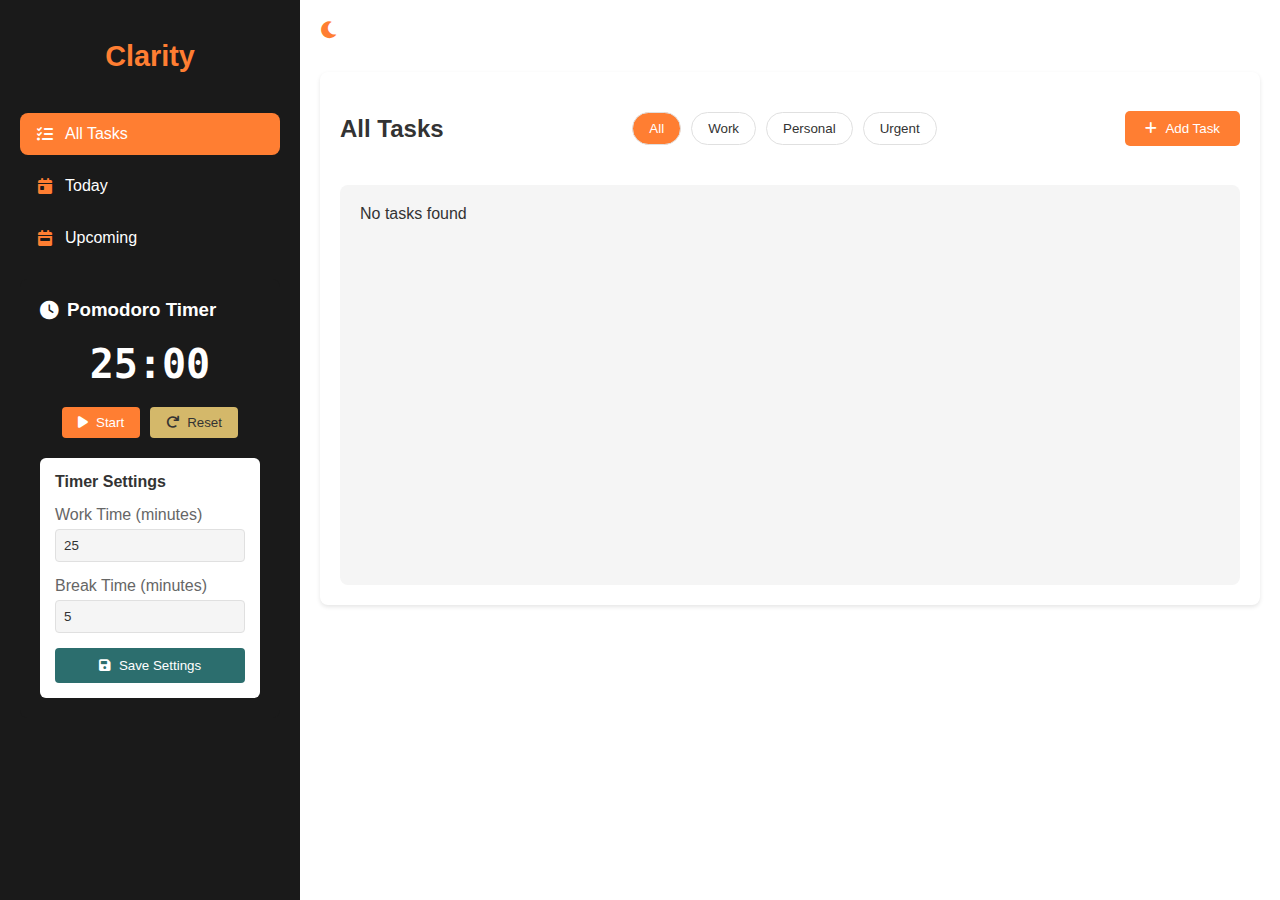
<file: app.html>
<!DOCTYPE html>
<html lang="en">
<head>
    <meta charset="UTF-8">
    <meta name="viewport" content="width=device-width, initial-scale=1.0">
    <title>Clarity</title>
    <link rel="icon" type="image/x-icon" href="./Assets/favicon.png">
    <link rel="stylesheet" href="styles3.css">
    <link rel="stylesheet" href="https://cdnjs.cloudflare.com/ajax/libs/font-awesome/6.0.0/css/all.min.css">
</head>
<body>
    <div class="app-container">
        <!-- Sidebar -->
        <aside class="sidebar">
            <div class="logo">
                <h1>Clarity</h1>
            </div>
            <nav class="main-nav">
                <ul>
                    <li class="nav-item active" data-section="tasks">
                        <a href="#tasks"><i class="fas fa-tasks"></i> All Tasks</a>
                    </li>
                    <li class="nav-item" data-section="today">
                        <a href="#today"><i class="fas fa-calendar-day"></i> Today</a>
                    </li>
                    <li class="nav-item" data-section="upcoming">
                        <a href="#upcoming"><i class="fas fa-calendar-week"></i> Upcoming</a>
                    </li>
                </ul>
            </nav>

            <!-- Pomodoro Timer -->
            <div class="pomodoro-section">
                <h3><i class="fas fa-clock"></i> Pomodoro Timer</h3>
                <div class="timer-display">
                    <span id="timer">25:00</span>
                </div>
                <div class="timer-controls">
                    <button id="start-timer" class="timer-btn">
                        <i class="fas fa-play"></i> Start
                    </button>
                    <button id="reset-timer" class="timer-btn">
                        <i class="fas fa-redo"></i> Reset
                    </button>
                </div>
                <div class="timer-settings">
                    <h4>Timer Settings</h4>
                    <div class="setting-group">
                        <label>
                            Work Time (minutes)
                            <input type="number" id="work-time" value="25" min="1" max="60">
                        </label>
                        <label>
                            Break Time (minutes)
                            <input type="number" id="break-time" value="5" min="1" max="30">
                        </label>
                    </div>
                    <button id="save-settings" class="settings-btn">
                        <i class="fas fa-save"></i> Save Settings
                    </button>
                </div>
            </div>
        </aside>

        <!-- Main Content -->
        <main class="main-content">
            <header class="top-bar">
                <div class="theme-toggle">
                    <button id="theme-switch"><i class="fas fa-moon"></i></button>
                </div>
            </header>

            <div class="task-section" id="tasks-section">
                <div class="task-header">
                    <h2>All Tasks</h2>
                    <div class="label-filters">
                        <button class="label-filter active" data-label="all">All</button>
                        <button class="label-filter" data-label="work">Work</button>
                        <button class="label-filter" data-label="personal">Personal</button>
                        <button class="label-filter" data-label="urgent">Urgent</button>
                    </div>
                    <button class="add-task-btn">
                        <i class="fas fa-plus"></i> Add Task
                    </button>
                </div>

                <div class="task-list-container">
                    <div class="task-list">
                        <!-- Tasks will be added here dynamically -->
                    </div>
                </div>
            </div>
        </main>
    </div>

    <!-- Task Modal -->
    <div class="modal" id="task-modal">
        <div class="modal-content">
            <span class="close-modal">&times;</span>
            <h2>Add New Task</h2>
            <form id="task-form">
                <div class="form-group">
                    <label for="task-title">Task Title</label>
                    <input type="text" id="task-title" placeholder="Enter task title" required>
                </div>
                <div class="form-group">
                    <label for="task-description">Description</label>
                    <textarea id="task-description" placeholder="Enter task description"></textarea>
                </div>
                <div class="form-group">
                    <label for="task-due-date">Due Date</label>
                    <input type="datetime-local" id="task-due-date">
                </div>
                <div class="form-group">
                    <label>Labels</label>
                    <div class="label-selector">
                        <span class="label work" data-label="work">Work</span>
                        <span class="label personal" data-label="personal">Personal</span>
                        <span class="label urgent" data-label="urgent">Urgent</span>
                    </div>
                </div>
                <div class="form-group">
                    <label>Subtasks</label>
                    <div class="subtask-input">
                        <input type="text" placeholder="Add subtask">
                        <button type="button" class="add-subtask">Add</button>
                    </div>
                    <ul class="subtask-list"></ul>
                </div>
                <button type="submit">Save Task</button>
            </form>
        </div>
    </div>

    <script src="app1.js"></script>
    <script src="app2.js"></script>
</body>
</html>
</file>
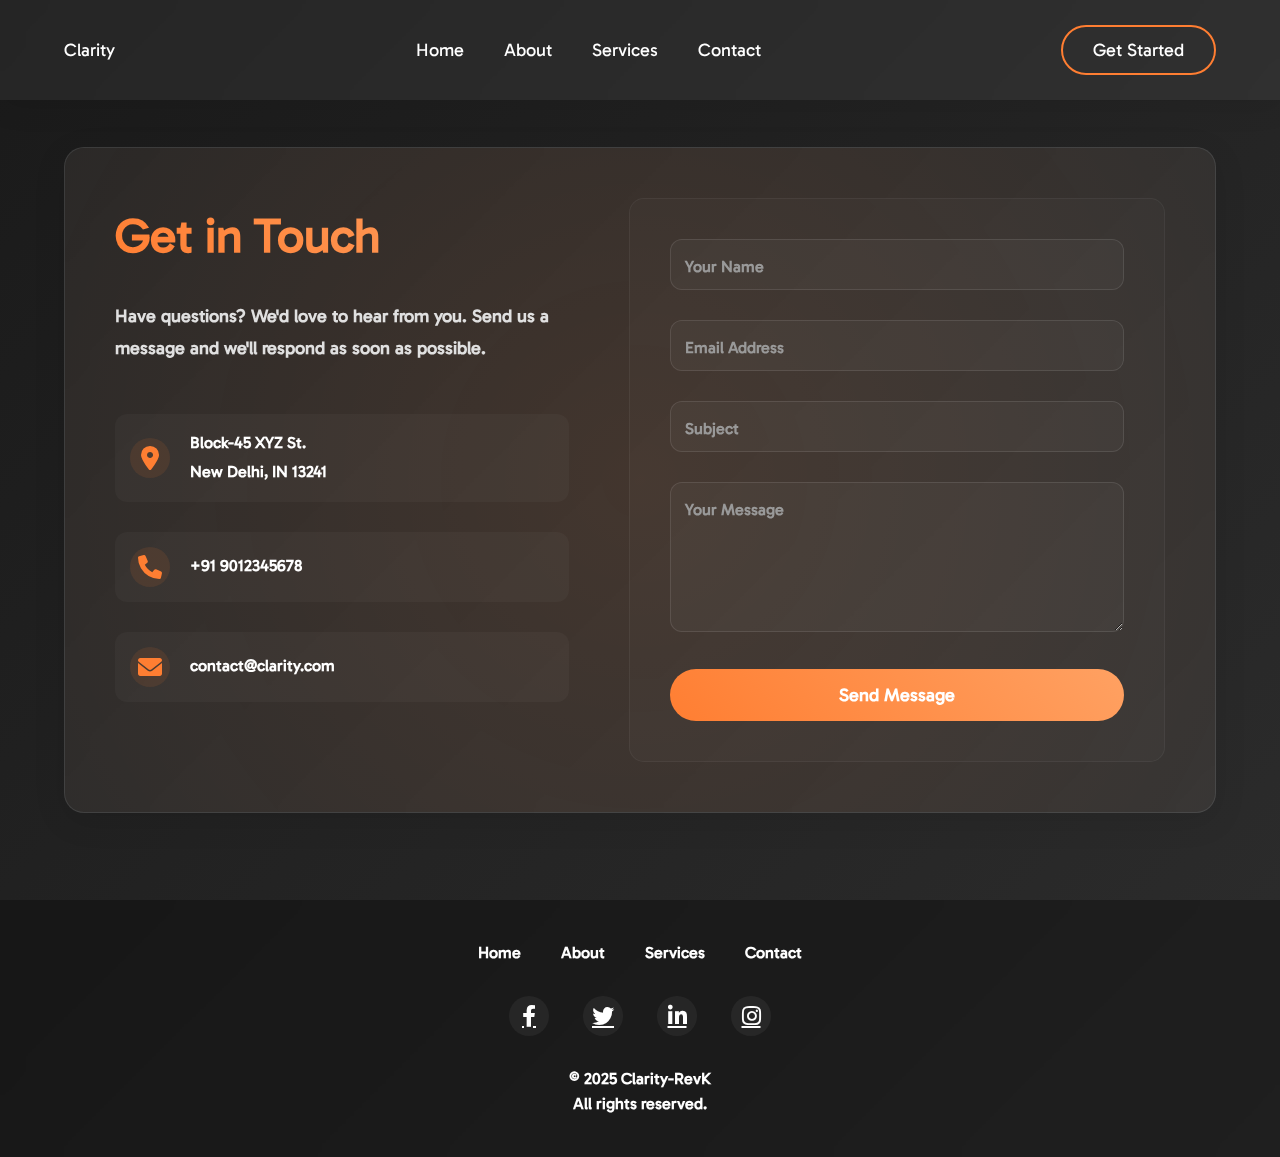
<file: contact.html>
<!DOCTYPE html>
<html lang="en">
<head>
    <meta charset="UTF-8">
    <meta name="viewport" content="width=device-width, initial-scale=1.0">
    <title>Contact Us - Clarity</title>
    <link rel="icon" type="image/x-icon" href="./Assets/favicon.png">
    <link rel="stylesheet" href="style2.css">
    <link rel="stylesheet" href="https://cdnjs.cloudflare.com/ajax/libs/font-awesome/6.0.0/css/all.min.css">
</head>
<body>
    <!-- Navigation -->
    <nav>
        <a href="index.html">Clarity</a>
        <div class="cntr-nav">
            <a href="index.html">Home</a>
            <a href="#about">About</a>
            <a href="#services">Services</a>
            <a href="contact.html">Contact</a>
        </div>
        <button><a href="app.html" target="_blank">Get Started</a></button>
    </nav>

    <!-- Contact Section -->
    <div class="contact-container">
        <div class="contact-content">
            <!-- Contact Information -->
            <div class="contact-info">
                <h1>Get in Touch</h1>
                <p>Have questions? We'd love to hear from you. Send us a message and we'll respond as soon as possible.</p>
                
                <div class="contact-details">
                    <div class="contact-item">
                        <i class="fas fa-map-marker-alt"></i>
                        <p>Block-45 XYZ St.<br>New Delhi, IN 13241</p>
                    </div>
                    <div class="contact-item">
                        <i class="fas fa-phone"></i>
                        <p>+91 9012345678</p>
                    </div>
                    <div class="contact-item">
                        <i class="fas fa-envelope"></i>
                        <p>contact@clarity.com</p>
                    </div>
                </div>
            </div>

            <!-- Contact Form -->
            <div class="contact-form">
                <form id="contactForm">
                    <div class="form-group">
                        <input type="text" id="name" required>
                        <label for="name">Your Name</label>
                    </div>

                    <div class="form-group">
                        <input type="email" id="email" required>
                        <label for="email">Email Address</label>
                    </div>

                    <div class="form-group">
                        <input type="text" id="subject" required>
                        <label for="subject">Subject</label>
                    </div>

                    <div class="form-group">
                        <textarea id="message" required></textarea>
                        <label for="message">Your Message</label>
                    </div>

                    <button type="submit" class="submit-btn">Send Message</button>
                </form>
            </div>
        </div>
    </div>

    <!-- Footer -->
    <footer>
        <div class="footer-content">
            <ul class="footer-links">
                <li><a href="index.html">Home</a></li>
                <li><a href="#about">About</a></li>
                <li><a href="#services">Services</a></li>
                <li><a href="contact.html">Contact</a></li>
            </ul>
            <div class="social-media">
                <a href="#" class="social-icon"><i class="fab fa-facebook-f"></i></a>
                <a href="https://x.com/revk101" class="social-icon" target="_blank"><i class="fab fa-twitter"></i></a>
                <a href="https://www.linkedin.com/in/revk101/" class="social-icon" target="_blank"><i class="fab fa-linkedin-in"></i></a>
                <a href="https://www.instagram.com/revaseaum.art/" class="social-icon" target="_blank"><i class="fab fa-instagram"></i></a>
            </div>
            <p>&copy; 2025 Clarity-RevK<br> All rights reserved.</p>
        </div>
    </footer>
</body>
</html>
</file>
<file: styles3.css>
/* Empty stylesheet */ 

:root {
    --primary-color: #ff7e32;
    --secondary-color: #2c6e6e;
    --accent-color: #d4b86a;
    --primary-bg: #ffffff;
    --secondary-bg: #1a1a1a;
    --text-color: #333333;
    --text-light: #ffffff;
    --hover-color: #e66a2e;
    --task-bg: #ffffff;
    --modal-bg: #ffffff;
    --border-color: #e0e0e0;
    --text-primary: #333;
    --text-secondary: #666;
    --bg-primary: #ffffff;
    --bg-secondary: #f5f5f5;
    --sidebar-width: 250px;
}

[data-theme="dark"] {
    --primary-color: #ff7e32;
    --secondary-color: #2c6e6e;
    --accent-color: #d4b86a;
    --primary-bg: #1a1a1a;
    --secondary-bg: #2c3e50;
    --text-color: #ffffff;
    --text-light: #ffffff;
    --hover-color: #e66a2e;
    --task-bg: #2d2d2d;
    --modal-bg: #2d2d2d;
    --border-color: #404040;
    --text-primary: #f5f5f5;
    --text-secondary: #cccccc;
    --bg-primary: #1a1a1a;
    --bg-secondary: #2d2d2d;
}

* {
    margin: 0;
    padding: 0;
    box-sizing: border-box;
}

body {
    font-family: 'Segoe UI', Tahoma, Geneva, Verdana, sans-serif;
    background-color: var(--bg-primary);
    color: var(--text-primary);
    transition: background-color 0.3s, color 0.3s;
}

.app-container {
    display: flex;
    min-height: 100vh;
}

/* Sidebar Styles */
.sidebar {
    width: 300px;
    background-color: var(--secondary-bg);
    padding: 20px;
    height: 100vh;
    position: fixed;
    left: 0;
    top: 0;
    overflow-y: auto;
    scrollbar-width: none;
    -ms-overflow-style: none;
    color: var(--text-light);
}

.sidebar::-webkit-scrollbar {
    display: none;
}

.logo {
    padding: 20px 0;
    text-align: center;
}

.logo h1 {
    color: var(--primary-color);
    margin: 0;
    font-size: 1.8rem;
}

.main-nav {
    margin: 20px 0;
}

.main-nav ul {
    list-style: none;
    padding: 0;
}

.nav-item {
    margin-bottom: 10px;
}

.nav-item a {
    display: flex;
    align-items: center;
    padding: 12px 15px;
    color: var(--text-light);
    text-decoration: none;
    border-radius: 8px;
    transition: all 0.3s ease;
}

.nav-item a i {
    margin-right: 10px;
    width: 20px;
    text-align: center;
    color: var(--primary-color);
}

.nav-item:hover a {
    background-color: var(--hover-color);
    color: var(--text-light);
}

.nav-item.active a {
    background-color: var(--primary-color);
    color: var(--text-light);
}

.nav-item.active a i {
    color: var(--text-light);
}

/* Main Content */
.main-content {
    margin-left: 300px;
    padding: 20px;
    min-height: 100vh;
    background-color: var(--primary-bg);
    overflow-y: auto;
    scrollbar-width: none;
    -ms-overflow-style: none;
    width: calc(100% - 300px);
}

.main-content::-webkit-scrollbar {
    display: none;
}

.top-bar {
    display: flex;
    justify-content: space-between;
    align-items: center;
    margin-bottom: 30px;
}

.search-bar {
    display: flex;
    align-items: center;
    background-color: var(--secondary-color);
    padding: 8px 15px;
    border-radius: 20px;
    width: 300px;
}

.search-bar input {
    border: none;
    background: transparent;
    margin-left: 10px;
    width: 100%;
    color: var(--text-primary);
}

.theme-toggle button {
    background: none;
    border: none;
    font-size: 1.2rem;
    cursor: pointer;
    color: var(--primary-color);
}

/* Task Section */
.task-section {
    background-color: var(--task-bg);
    border-radius: 8px;
    padding: 20px;
    margin-top: 20px;
    box-shadow: 0 2px 4px rgba(0, 0, 0, 0.1);
    color: var(--text-color);
}

.task-header {
    display: flex;
    justify-content: space-between;
    align-items: center;
    margin-bottom: 20px;
    flex-wrap: wrap;
    gap: 10px;
}

.task-header h2 {
    margin: 0;
    color: var(--text-primary);
}

.add-task-btn {
    padding: 10px 20px;
    background-color: var(--primary-color);
    color: var(--text-light);
    border: none;
    border-radius: 5px;
    cursor: pointer;
    display: flex;
    align-items: center;
    gap: 8px;
}

.add-task-btn:hover {
    background-color: var(--accent-color);
}

.task-list-container {
    background-color: var(--bg-secondary);
    border-radius: 8px;
    padding: 20px;
    min-height: 400px;
}

.task-list {
    display: flex;
    flex-direction: column;
    gap: 15px;
}

/* Responsive Design */
@media (max-width: 768px) {
    .sidebar {
        width: 100%;
        height: auto;
        position: relative;
    }
    
    .main-content {
        margin-left: 0;
    }
    
    .task-header {
        flex-direction: column;
        align-items: flex-start;
    }
    
    .label-filters {
        width: 100%;
        justify-content: flex-start;
    }
}

/* Modal Styles */
.modal {
    display: none;
    position: fixed;
    top: 0;
    left: 0;
    width: 100%;
    height: 100%;
    background-color: rgba(0, 0, 0, 0.5);
    z-index: 1000;
    backdrop-filter: blur(5px);
}

.modal-content {
    background-color: var(--modal-bg);
    margin: 50px auto;
    padding: 30px;
    width: 90%;
    max-width: 600px;
    border-radius: 12px;
    position: relative;
    box-shadow: 0 10px 25px rgba(0, 0, 0, 0.2);
    animation: modalSlideIn 0.3s ease-out;
}

@keyframes modalSlideIn {
    from {
        transform: translateY(-20px);
        opacity: 0;
    }
    to {
        transform: translateY(0);
        opacity: 1;
    }
}

.close-modal {
    position: absolute;
    right: 20px;
    top: 20px;
    font-size: 24px;
    cursor: pointer;
    color: var(--text-color);
    background: none;
    border: none;
    width: 32px;
    height: 32px;
    display: flex;
    align-items: center;
    justify-content: center;
    border-radius: 50%;
    transition: all 0.3s ease;
}

.close-modal:hover {
    background-color: rgba(0, 0, 0, 0.1);
    color: var(--primary-color);
}

/* Form Styles */
#task-form {
    display: flex;
    flex-direction: column;
    gap: 25px;
}

.form-group {
    display: flex;
    flex-direction: column;
    gap: 8px;
}

.form-group label {
    font-weight: 600;
    color: var(--text-color);
    font-size: 0.95em;
}

.form-group input,
.form-group textarea {
    padding: 12px 15px;
    border: 2px solid var(--border-color);
    border-radius: 8px;
    background-color: var(--primary-bg);
    color: var(--text-color);
    font-size: 1em;
    transition: all 0.3s ease;
}

.form-group input:focus,
.form-group textarea:focus {
    outline: none;
    border-color: var(--primary-color);
    box-shadow: 0 0 0 3px rgba(255, 126, 50, 0.1);
}

.form-group textarea {
    min-height: 100px;
    resize: vertical;
}

/* Label Selector */
.label-selector {
    display: flex;
    gap: 10px;
    margin-top: 5px;
    flex-wrap: wrap;
}

.label {
    padding: 8px 15px;
    border-radius: 20px;
    font-size: 0.9em;
    cursor: pointer;
    transition: all 0.3s ease;
    user-select: none;
}

.label.selected {
    transform: scale(1.05);
    box-shadow: 0 2px 8px rgba(0, 0, 0, 0.2);
    font-weight: 600;
}

/* Subtask Input */
.subtask-input {
    display: flex;
    gap: 10px;
    margin-top: 5px;
}

.subtask-input input {
    flex: 1;
    padding: 10px 15px;
    border: 2px solid var(--border-color);
    border-radius: 8px;
    background-color: var(--primary-bg);
    color: var(--text-color);
    font-size: 0.95em;
    transition: all 0.3s ease;
}

.subtask-input input:focus {
    outline: none;
    border-color: var(--primary-color);
    box-shadow: 0 0 0 3px rgba(255, 126, 50, 0.1);
}

.add-subtask {
    padding: 10px 20px;
    background-color: var(--primary-color);
    color: white;
    border: none;
    border-radius: 8px;
    cursor: pointer;
    font-weight: 600;
    transition: all 0.3s ease;
    display: flex;
    align-items: center;
    gap: 5px;
}

.add-subtask:hover {
    background-color: var(--hover-color);
    transform: translateY(-1px);
}

.add-subtask i {
    font-size: 0.9em;
}

/* Submit Button */
#task-form button[type="submit"] {
    padding: 12px 24px;
    background-color: var(--primary-color);
    color: white;
    border: none;
    border-radius: 8px;
    cursor: pointer;
    font-size: 1em;
    font-weight: 600;
    transition: all 0.3s ease;
    margin-top: 10px;
    display: flex;
    align-items: center;
    justify-content: center;
    gap: 8px;
}

#task-form button[type="submit"]:hover {
    background-color: var(--hover-color);
    transform: translateY(-1px);
    box-shadow: 0 4px 12px rgba(255, 126, 50, 0.2);
}

#task-form button[type="submit"] i {
    font-size: 0.9em;
}

/* Subtask List */
.subtask-list {
    margin-top: 10px;
    display: flex;
    flex-direction: column;
    gap: 8px;
}

.subtask-list li {
    display: flex;
    align-items: center;
    gap: 10px;
    padding: 8px 12px;
    background-color: rgba(0, 0, 0, 0.03);
    border-radius: 6px;
    transition: all 0.3s ease;
}

.subtask-list li:hover {
    background-color: rgba(0, 0, 0, 0.05);
}

.delete-subtask {
    background: none;
    border: none;
    color: var(--text-color);
    cursor: pointer;
    opacity: 0.5;
    transition: all 0.3s ease;
    padding: 4px;
    border-radius: 4px;
}

.delete-subtask:hover {
    opacity: 1;
    background-color: rgba(0, 0, 0, 0.1);
    color: var(--primary-color);
}

/* Task Item */
.task-item {
    background-color: var(--task-bg);
    border-radius: 8px;
    padding: 15px;
    margin-bottom: 15px;
    box-shadow: 0 2px 4px rgba(0, 0, 0, 0.1);
    transition: all 0.3s ease;
}

.task-item:hover {
    transform: translateY(-2px);
    box-shadow: 0 4px 8px rgba(0, 0, 0, 0.15);
}

.task-content {
    display: flex;
    gap: 15px;
    margin-bottom: 10px;
}

.task-checkbox {
    width: 20px;
    height: 20px;
    cursor: pointer;
}

.task-info {
    flex: 1;
}

.task-info h3 {
    margin: 0 0 5px 0;
    color: var(--text-color);
}

.task-info p {
    margin: 0;
    color: var(--text-color);
    opacity: 0.8;
    font-size: 0.9em;
}

.due-date {
    display: inline-block;
    margin-top: 5px;
    padding: 3px 8px;
    background-color: rgba(0, 0, 0, 0.05);
    border-radius: 4px;
    font-size: 0.8em;
    color: var(--text-color);
}

.task-labels {
    display: flex;
    gap: 8px;
    margin-bottom: 10px;
}

.task-actions {
    display: flex;
    justify-content: flex-end;
    gap: 10px;
}

.delete-task {
    background: none;
    border: none;
    color: var(--text-color);
    cursor: pointer;
    opacity: 0.7;
    transition: opacity 0.3s ease;
}

.delete-task:hover {
    opacity: 1;
}

/* Pomodoro Timer Styles */
.pomodoro-section {
    background-color: var(--secondary-bg);
    border-radius: 8px;
    padding: 20px;
    margin-top: 20px;
    color: var(--text-light);
}

.pomodoro-section h3 {
    color: var(--text-light);
    margin-bottom: 15px;
    display: flex;
    align-items: center;
    gap: 8px;
}

.timer-display {
    text-align: center;
    margin: 20px 0;
}

.timer-display span {
    font-size: 2.5rem;
    font-weight: bold;
    color: var(--text-light);
    font-family: monospace;
}

.timer-controls {
    display: flex;
    justify-content: center;
    gap: 10px;
    margin-bottom: 20px;
}

.timer-btn {
    padding: 8px 16px;
    border: none;
    border-radius: 4px;
    cursor: pointer;
    display: flex;
    align-items: center;
    gap: 8px;
    font-weight: 500;
    transition: all 0.3s ease;
    background-color: var(--primary-color);
    color: var(--text-light);
}

#start-timer {
    background-color: var(--primary-color);
    color: var(--text-light);
}

#reset-timer {
    background-color: var(--accent-color);
    color: var(--text-primary);
}

.timer-btn:hover {
    background-color: var(--hover-color);
    color: var(--text-light);
}

.timer-settings {
    background-color: var(--bg-primary);
    padding: 15px;
    border-radius: 6px;
    margin-top: 20px;
}

.timer-settings h4 {
    color: var(--text-primary);
    margin-bottom: 15px;
}

.setting-group {
    display: flex;
    flex-direction: column;
    gap: 15px;
    margin-bottom: 15px;
}

.setting-group label {
    display: flex;
    flex-direction: column;
    gap: 5px;
    color: var(--text-secondary);
}

.setting-group input {
    padding: 8px;
    border: 1px solid var(--border-color);
    border-radius: 4px;
    background-color: var(--bg-secondary);
    color: var(--text-primary);
}

.settings-btn {
    width: 100%;
    padding: 10px;
    background-color: var(--secondary-color);
    color: var(--text-light);
    border: none;
    border-radius: 4px;
    cursor: pointer;
    display: flex;
    align-items: center;
    justify-content: center;
    gap: 8px;
    transition: all 0.3s ease;
}

.settings-btn:hover {
    opacity: 0.9;
    transform: translateY(-2px);
}

/* Label Filters */
.label-filters {
    display: flex;
    gap: 10px;
    margin: 20px 0;
}

.label-filter {
    padding: 8px 16px;
    border: 1px solid var(--border-color);
    border-radius: 20px;
    background-color: var(--primary-bg);
    color: var(--text-color);
    cursor: pointer;
    transition: all 0.3s ease;
}

.label-filter:hover {
    background-color: var(--primary-color);
    color: var(--text-light);
}

.label-filter.active {
    background-color: var(--primary-color);
    color: var(--text-light);
}

/* Task Labels */
.task-labels {
    display: flex;
    gap: 8px;
    margin-top: 10px;
}

.label {
    padding: 4px 8px;
    border-radius: 12px;
    font-size: 0.8rem;
    font-weight: 500;
}

.task-content {
    display: flex;
    gap: 15px;
    flex: 1;
}

.task-info {
    flex: 1;
}

.task-info h3 {
    margin: 0 0 5px 0;
    color: var(--text-primary);
}

.task-info p {
    margin: 0;
    color: var(--text-secondary);
    opacity: 0.8;
}

.due-date {
    display: inline-block;
    margin-top: 5px;
    padding: 2px 8px;
    background-color: var(--primary-color);
    color: var(--text-light);
    border-radius: 12px;
    font-size: 0.8rem;
}

.task-actions {
    display: flex;
    gap: 10px;
}

.task-actions button {
    background: none;
    border: none;
    color: var(--text-color);
    cursor: pointer;
    padding: 5px;
    border-radius: 4px;
    transition: all 0.3s ease;
}

.task-actions button:hover {
    background-color: var(--primary-color);
    color: var(--text-light);
}
</file>
<file: style2.css>
/* Base styles */

@font-face {
    font-family: FontR;
    src: url(./Fonts/672a4022c04412b253b0aeb9_Gabarito-Regular.woff2);
}

@font-face {
    font-family: FontB;
    src: url(./Fonts/672a4022c04412b253b0ae96_Gabarito-Bold.woff2);
}
::selection {
    color: rgb(31, 31, 31);
    background: #b45822;
}
* {
    margin: 0;
    padding: 0;
    box-sizing: border-box;
    font-family: FontR;
    font-weight: 600;
}

body {
    background: linear-gradient(135deg, #1a1a1a, #2d2d2d);
    color: #fff;
    line-height: 1.6;
    min-height: 100vh;
}

/* Navigation */
nav {
    padding: 25px 5%;
    display: flex;
    justify-content: space-between;
    align-items: center;
    background: rgba(255, 255, 255, 0.05);
    backdrop-filter: blur(10px);
    box-shadow: 0 4px 30px rgba(0, 0, 0, 0.1);
    position: fixed;
    width: 100%;
    top: 0;
    z-index: 1000;
}

nav a {
    color: #fff;
    text-decoration: none;
    font-size: 18px;
    font-weight: 500;
    transition: all 0.3s ease;
    position: relative;
}

nav a::after {
    content: '';
    position: absolute;
    width: 0;
    height: 2px;
    background: #ff7e32;
    bottom: -5px;
    left: 0;
    transition: width 0.3s ease;
}

nav a:hover::after {
    width: 100%;
}

.cntr-nav {
    display: flex;
    gap: 40px;
}

nav button {
    background: transparent;
    border: 2px solid #ff7e32;
    color: #ff7e32;
    padding: 12px 30px;
    border-radius: 30px;
    font-size: 16px;
    font-weight: 500;
    cursor: pointer;
    transition: all 0.3s ease;
    overflow: hidden;
    position: relative;
    z-index: 1;
}

nav button::before {
    content: '';
    position: absolute;
    top: 0;
    left: 0;
    width: 0;
    height: 100%;
    background: #ff7e32;
    transition: all 0.3s ease;
    z-index: -1;
}

nav button:hover::before {
    width: 100%;
}

nav button:hover {
    color: #fff;
}

/* Contact Container */
.contact-container {
    padding: 120px 5% 60px;
    min-height: 100vh;
    display: flex;
    align-items: center;
    justify-content: center;
}

.contact-content {
    background: rgba(255, 255, 255, 0.05);
    backdrop-filter: blur(10px);
    border: 1px solid rgba(255, 255, 255, 0.1);
    border-radius: 20px;
    padding: 50px;
    width: 100%;
    max-width: 1200px;
    display: flex;
    gap: 60px;
    box-shadow: 0 8px 32px rgba(0, 0, 0, 0.1);
    position: relative;
    overflow: hidden;
}

.contact-content::before {
    content: '';
    position: absolute;
    top: -50%;
    left: -50%;
    width: 200%;
    height: 200%;
    background: radial-gradient(circle, rgba(255,126,50,0.1) 0%, transparent 60%);
    z-index: 0;
}

/* Contact Info Section */
.contact-info {
    flex: 1;
    position: relative;
    z-index: 1;
}

.contact-info h1 {
    font-size: 48px;
    background: linear-gradient(45deg, #ff7e32, #ffa162);
    -webkit-background-clip: text;
    -webkit-text-fill-color: transparent;
    margin-bottom: 25px;
    font-weight: 700;
}

.contact-info p {
    color: #e0e0e0;
    margin-bottom: 40px;
    font-size: 18px;
    line-height: 1.8;
}

.contact-details {
    margin-top: 50px;
}

.contact-item {
    display: flex;
    align-items: center;
    margin-bottom: 30px;
    padding: 15px;
    background: rgba(255, 255, 255, 0.03);
    border-radius: 12px;
    transition: transform 0.3s ease;
}

.contact-item:hover {
    transform: translateX(10px);
    background: rgba(255, 255, 255, 0.05);
}

.contact-item i {
    color: #ff7e32;
    font-size: 24px;
    margin-right: 20px;
    width: 40px;
    height: 40px;
    display: flex;
    align-items: center;
    justify-content: center;
    background: rgba(255, 126, 50, 0.1);
    border-radius: 50%;
}

.contact-item p {
    margin: 0;
    color: #fff;
    font-size: 16px;
}

/* Contact Form */
.contact-form {
    flex: 1;
    background: rgba(255, 255, 255, 0.02);
    padding: 40px;
    border-radius: 15px;
    border: 1px solid rgba(255, 255, 255, 0.05);
    position: relative;
    z-index: 1;
}

.form-group {
    position: relative;
    margin-bottom: 30px;
}

.form-group input,
.form-group textarea {
    width: 100%;
    padding: 15px;
    background: rgba(255, 255, 255, 0.03);
    border: 1px solid rgba(255, 255, 255, 0.1);
    border-radius: 12px;
    color: #fff;
    font-size: 16px;
    transition: all 0.3s ease;
}

.form-group textarea {
    min-height: 150px;
    resize: vertical;
}

.form-group label {
    position: absolute;
    left: 15px;
    top: 15px;
    color: #999;
    font-size: 16px;
    transition: all 0.3s ease;
    pointer-events: none;
    background: transparent;
}

.form-group input:focus,
.form-group textarea:focus {
    border-color: #ff7e32;
    background: rgba(255, 126, 50, 0.05);
    outline: none;
}

.form-group input:focus ~ label,
.form-group textarea:focus ~ label,
.form-group input:valid ~ label,
.form-group textarea:valid ~ label {
    transform: translateY(-25px) translateX(-5px) scale(0.9);
    color: #ff7e32;
    padding: 0 5px;
}

.submit-btn {
    background: linear-gradient(45deg, #ff7e32, #ffa162);
    color: #fff;
    padding: 15px 40px;
    border: none;
    border-radius: 30px;
    font-size: 18px;
    font-weight: 600;
    cursor: pointer;
    transition: all 0.3s ease;
    width: 100%;
    position: relative;
    overflow: hidden;
}

.submit-btn::before {
    content: '';
    position: absolute;
    top: 0;
    left: -100%;
    width: 100%;
    height: 100%;
    background: linear-gradient(90deg, transparent, rgba(255, 255, 255, 0.2), transparent);
    transition: 0.5s;
}

.submit-btn:hover::before {
    left: 100%;
}

.submit-btn:hover {
    transform: translateY(-2px);
    box-shadow: 0 5px 15px rgba(255, 126, 50, 0.3);
}

/* Footer */
footer {
    background: rgba(0, 0, 0, 0.3);
    backdrop-filter: blur(10px);
    padding: 40px 5%;
    text-align: center;
}

.footer-content {
    max-width: 1200px;
    margin: 0 auto;
}

.footer-links {
    list-style: none;
    display: flex;
    justify-content: center;
    gap: 40px;
    margin-bottom: 30px;
}

.footer-links a {
    color: #fff;
    text-decoration: none;
    font-size: 16px;
    transition: all 0.3s ease;
    position: relative;
}

.footer-links a::after {
    content: '';
    position: absolute;
    width: 0;
    height: 2px;
    background: #ff7e32;
    bottom: -5px;
    left: 0;
    transition: width 0.3s ease;
}

.footer-links a:hover::after {
    width: 100%;
}

.social-media {
    margin: 30px 0;
}

.social-icon {
    color: #fff;
    font-size: 22px;
    margin: 0 15px;
    transition: all 0.3s ease;
    display: inline-flex;
    align-items: center;
    justify-content: center;
    width: 40px;
    height: 40px;
    background: rgba(255, 255, 255, 0.05);
    border-radius: 50%;
}

.social-icon:hover {
    color: #ff7e32;
    transform: translateY(-3px);
    background: rgba(255, 126, 50, 0.1);
}

/* Responsive Design */
@media (max-width: 992px) {
    .contact-content {
        flex-direction: column;
        padding: 30px;
    }

    .contact-info,
    .contact-form {
        width: 100%;
    }

    .contact-info h1 {
        font-size: 36px;
    }
}

@media (max-width: 768px) {
    nav {
        padding: 20px 5%;
        flex-direction: column;
        gap: 20px;
    }

    .cntr-nav {
        flex-direction: column;
        align-items: center;
        gap: 20px;
    }

    .contact-container {
        padding: 100px 20px 40px;
    }

    .contact-content {
        padding: 25px;
        gap: 40px;
    }

    .footer-links {
        flex-direction: column;
        gap: 20px;
    }
}

@media (max-width: 576px) {
    .contact-info h1 {
        font-size: 32px;
    }

    .contact-item {
        padding: 12px;
    }

    .contact-form {
        padding: 20px;
    }

    .form-group input,
    .form-group textarea {
        padding: 12px;
    }

    .submit-btn {
        padding: 12px 30px;
        font-size: 16px;
    }
}
</file>
